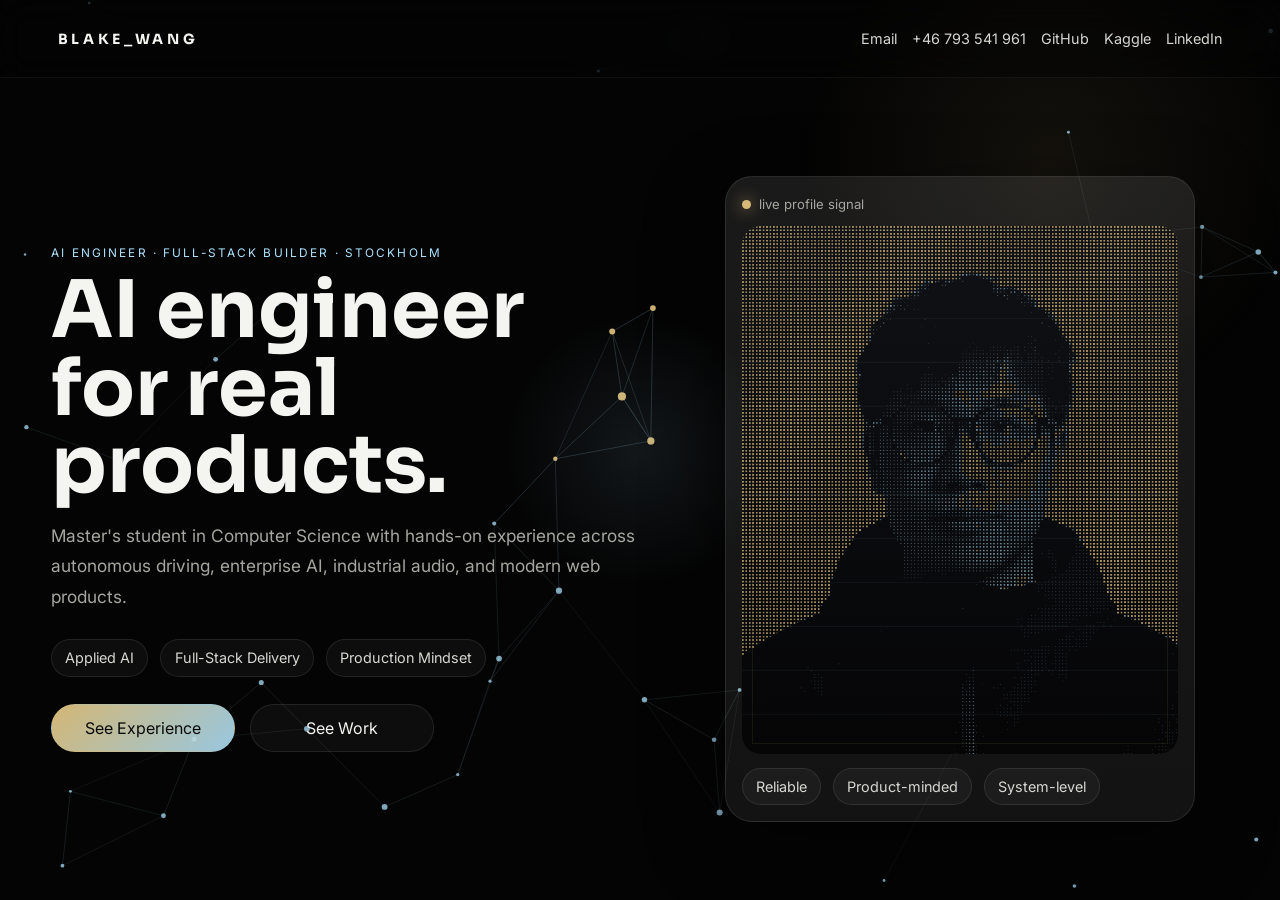
<file: index.html>
<!doctype html>
<html lang="en">
  <head>
    <meta charset="UTF-8" />
    <meta name="viewport" content="width=device-width, initial-scale=1.0" />
    <title>Blake Wang | AI Engineer</title>
    <meta
      name="description"
      content="Blake Wang is an AI engineer building reliable AI systems, full-stack products, and production-ready software."
    />
    <link rel="preconnect" href="https://fonts.googleapis.com" />
    <link rel="preconnect" href="https://fonts.gstatic.com" crossorigin />
    <link
      href="https://fonts.googleapis.com/css2?family=Caveat:wght@500;700&family=Inter:wght@400;500;600;700;800&family=Sora:wght@600;700;800&display=swap"
      rel="stylesheet"
    />
    <link rel="stylesheet" href="./styles.css?v=6" />
  </head>
  <body>
    <canvas id="networkCanvas" aria-hidden="true"></canvas>

    <div class="page-shell">
      <header class="topbar">
        <a class="brand" href="#intro">BLAKE_WANG</a>
        <div class="topbar-links" aria-label="Contact links">
          <a href="mailto:blake_wangziyi@outlook.com">Email</a>
          <a href="tel:+46793541961">+46 793 541 961</a>
          <a href="https://github.com/wzywzywzy" target="_blank" rel="noreferrer">GitHub</a>
          <a href="https://www.kaggle.com/ziyi777" target="_blank" rel="noreferrer">Kaggle</a>
          <a href="https://www.linkedin.com/in/blake-wang-8a31b0233/" target="_blank" rel="noreferrer">LinkedIn</a>
        </div>
      </header>

      <main class="screen-stack">
        <section class="screen active" id="intro" data-screen="0">
          <div class="section hero-layout">
            <div class="hero-copy">
              <p class="eyebrow">AI Engineer · Full-Stack Builder · Stockholm</p>
              <h1>AI engineer for real products.</h1>
              <p class="lede">
                Master&apos;s student in Computer Science with hands-on experience across autonomous driving,
                enterprise AI, industrial audio, and modern web products.
              </p>
              <div class="hero-pills">
                <span>Applied AI</span>
                <span>Full-Stack Delivery</span>
                <span>Production Mindset</span>
              </div>
              <div class="hero-actions">
                <button class="button button-primary" type="button" data-screen-jump="2">See Experience</button>
                <button class="button button-secondary" type="button" data-screen-jump="3">See Work</button>
              </div>
            </div>

            <div class="portrait-shell">
              <div class="portrait-frame">
                <div class="portrait-topline">
                  <span class="status-dot"></span>
                  <span>live profile signal</span>
                </div>
                <canvas id="avatarCanvas" width="760" height="920" aria-label="Stylized portrait"></canvas>
                <div class="portrait-tags">
                  <span>Reliable</span>
                  <span>Product-minded</span>
                  <span>System-level</span>
                </div>
                <img id="sourcePortrait" src="./assets/profile.png" alt="Portrait of Blake Wang" hidden />
              </div>
            </div>
          </div>
        </section>

        <section class="screen" id="profile" data-screen="1">
          <div class="section profile-layout">
            <div class="section-heading">
              <p class="section-tag">Profile</p>
              <h2>What I bring.</h2>
            </div>

            <div class="profile-map" aria-label="Countries where Blake Wang has studied, worked, or lived">
              <iframe
                class="profile-map-frame"
                src="./WorldMap.html"
                title="World map"
                loading="lazy"
                referrerpolicy="no-referrer"
              ></iframe>
            </div>
            <p class="map-note">These are the countries where I have lived and worked. I love exploring this planet, and maybe Mars is next.</p>

            <div class="profile-grid">
              <article class="panel statement-panel">
                <p>
                  Double-degree MSc in Computer Science at KTH Royal Institute of Technology and the
                  University of Twente, built on a Software Engineering BSc from Harbin Institute of Technology.
                </p>
                <p>
                  Most valuable in roles that need both technical depth and delivery: applied AI,
                  full-stack product building, data systems, and engineering execution across research
                  and production environments.
                </p>
              </article>

              <article class="panel facts-panel">
                <div class="fact-row"><span>Target roles</span><strong>AI Engineer · Applied ML · Full-Stack AI</strong></div>
                <div class="fact-row"><span>Core stack</span><strong>Python · TypeScript · SQL · React · Azure</strong></div>
                <div class="fact-row"><span>Strength</span><strong>Turning complex systems into usable products</strong></div>
                <div class="fact-row"><span>Languages</span><strong>Chinese · English</strong></div>
              </article>
            </div>
          </div>
        </section>

        <section class="screen" id="experience" data-screen="2">
          <div class="section experience-layout">
            <div class="section-heading">
              <p class="section-tag">Experience</p>
              <h2>Places where the work had consequences.</h2>
            </div>

            <div class="experience-grid">
              <article class="experience-card">
                <div class="company-head">
                  <div class="company-logo">
                    <img class="company-logo-img" src="./assets/logos/scania.svg" alt="Scania logo" loading="lazy" />
                  </div>
                <div>
                  <h3>Scania</h3>
                  <p>Master Thesis Worker</p>
                </div>
                <span class="role-year">2025</span>
              </div>
                <p class="role-blurb">Built HD map SLAM architecture that improved map updates and localization accuracy for autonomous driving.</p>
              </article>

              <article class="experience-card">
                <div class="company-head">
                  <div class="company-logo">
                    <img class="company-logo-img" src="./assets/logos/xpeng.ico" alt="Xpeng logo" loading="lazy" />
                  </div>
                <div>
                  <h3>Xpeng</h3>
                  <p>Technical Support Engineer</p>
                </div>
                <span class="role-year">2024</span>
              </div>
                <p class="role-blurb">Delivered vehicle data acquisition and validation tooling for L2+ autonomous driving road tests.</p>
              </article>

              <article class="experience-card">
                <div class="company-head">
                  <div class="company-logo">
                    <img class="company-logo-img" src="./assets/logos/ericsson.svg" alt="Ericsson logo" loading="lazy" />
                  </div>
                <div>
                  <h3>Ericsson</h3>
                  <p>Audio Engineering R&amp;D Intern</p>
                </div>
                <span class="role-year">2024</span>
              </div>
                <p class="role-blurb">Developed a lower-latency spatial audio renderer with real-time control and cross-platform delivery.</p>
              </article>

              <article class="experience-card">
                <div class="company-head">
                  <div class="company-logo">
                    <img class="company-logo-img" src="./assets/logos/huawei.svg" alt="Huawei logo" loading="lazy" />
                  </div>
                <div>
                  <h3>Huawei</h3>
                  <p>AI Algorithm R&amp;D Intern</p>
                </div>
                <span class="role-year">2022</span>
              </div>
                <p class="role-blurb">Worked on DNN training acceleration and sparsification for next-generation AI hardware.</p>
              </article>
            </div>
          </div>
        </section>

        <section class="screen" id="work" data-screen="3">
          <div class="section work-layout">
            <div class="section-heading">
              <p class="section-tag">Selected Work</p>
              <h2>Shipped products and applied systems.</h2>
            </div>

            <div class="project-grid">
              <article class="project-card project-primary">
                <div class="project-header">
                  <span class="project-label">Healthcare AI</span>
                  <span class="project-year">2026</span>
                </div>
                <h3>Erholcare</h3>
                <p>Built a scheduling agent and enterprise workflow system for a multi-tenant healthcare AI platform.</p>
                <div class="chip-row">
                  <span>React</span>
                  <span>Quart</span>
                  <span>Azure</span>
                  <span>LLM Agents</span>
                </div>
                <a class="project-link" href="https://erholcare.se/" target="_blank" rel="noreferrer">Visit Product</a>
              </article>

              <article class="project-card">
                <div class="project-header">
                  <span class="project-label">Marketplace</span>
                  <span class="project-year">2025</span>
                </div>
                <h3>PassPal</h3>
                <p>Built a real-time marketplace product with bilingual UX, notifications, and automated order handling.</p>
                <div class="chip-row">
                  <span>Next.js</span>
                  <span>TypeScript</span>
                  <span>Supabase</span>
                </div>
                <a class="project-link" href="https://passpal.net/" target="_blank" rel="noreferrer">Visit Product</a>
              </article>

              <article class="project-card">
                <div class="project-header">
                  <span class="project-label">Hackathon Project</span>
                  <span class="project-year">2024</span>
                </div>
                <h3>Mask2Former-AI-Image-Detection</h3>
                <p>Built an AI image detection system in a hackathon and won second place with the final project demo.</p>
                <div class="chip-row">
                  <span>Mask2Former</span>
                  <span>PyTorch</span>
                  <span>Computer Vision</span>
                </div>
                <a class="project-link" href="https://github.com/RijieHao/Mask2Former-AI-Image-Detection" target="_blank" rel="noreferrer">View on GitHub</a>
              </article>

              <article class="project-card">
                <div class="project-header">
                  <span class="project-label">Distributed Database</span>
                  <span class="project-year">2024</span>
                </div>
                <h3>OmniSpacetimeDB</h3>
                <p>A distributed database project I really enjoy, focused on Omni-Paxos style replication and system consistency.</p>
                <div class="chip-row">
                  <span>Omni-Paxos</span>
                  <span>Distributed Systems</span>
                  <span>Rust</span>
                </div>
                <a class="project-link" href="https://github.com/Lithiumcr/OmniSpacetimeDB" target="_blank" rel="noreferrer">View on GitHub</a>
              </article>
            </div>
          </div>
        </section>
      </main>
    </div>

    <script src="./main.js?v=6"></script>
  </body>
</html>
</file>
<file: styles.css>
@import url("https://fonts.googleapis.com/css2?family=Caveat:wght@500;700&family=Inter:wght@400;500;600;700;800&family=Sora:wght@600;700;800&display=swap");

:root {
  --bg: #040404;
  --bg-soft: rgba(255, 255, 255, 0.04);
  --panel: rgba(255, 255, 255, 0.05);
  --panel-strong: rgba(255, 255, 255, 0.08);
  --border: rgba(255, 255, 255, 0.09);
  --text: #f4f4f1;
  --muted: #a6a6a0;
  --accent: #aee3ff;
  --accent-warm: #d8ba77;
  --shadow: 0 24px 80px rgba(0, 0, 0, 0.45);
  --mouse-x: 50vw;
  --mouse-y: 50vh;
}

* {
  box-sizing: border-box;
}

html,
body {
  height: 100%;
}

body {
  margin: 0;
  min-height: 100vh;
  font-family: "Inter", "Segoe UI", sans-serif;
  color: var(--text);
  background: #040404;
  overflow: hidden;
}

body:not(.is-ready) #networkCanvas {
  opacity: 0;
}

body:not(.is-ready) .page-shell {
  opacity: 0;
  transform: translate3d(0, 8px, 0);
}

body::before {
  content: "";
  position: fixed;
  inset: 0;
  background:
    radial-gradient(circle at var(--mouse-x) var(--mouse-y), rgba(174, 227, 255, 0.09), transparent 18%),
    radial-gradient(circle at 82% 18%, rgba(216, 186, 119, 0.08), transparent 20%);
  pointer-events: none;
  z-index: 1;
}

a {
  color: inherit;
  text-decoration: none;
}

button {
  font: inherit;
}

#networkCanvas {
  position: fixed;
  inset: 0;
  width: 100%;
  height: 100%;
  z-index: 0;
  pointer-events: none;
  transition: opacity 420ms ease;
}

.page-shell {
  position: relative;
  z-index: 2;
  height: 100%;
  transition: opacity 420ms ease, transform 420ms ease;
}

.topbar {
  position: fixed;
  top: 0;
  left: 0;
  right: 0;
  height: 78px;
  padding: 0 4.5vw;
  display: grid;
  grid-template-columns: auto 1fr;
  align-items: center;
  gap: 1.2rem;
  backdrop-filter: blur(16px);
  background: rgba(4, 4, 4, 0.38);
  border-bottom: 1px solid rgba(255, 255, 255, 0.05);
  z-index: 20;
}

.brand {
  font-family: "Sora", "Inter", sans-serif;
  font-size: 0.88rem;
  font-weight: 700;
  letter-spacing: 0.26em;
}

.topbar-links {
  display: flex;
  gap: 0.95rem;
  flex-wrap: wrap;
  justify-content: flex-end;
  justify-self: end;
  position: relative;
  z-index: 21;
}

.topbar-links a {
  display: inline-flex;
  align-items: center;
  color: #d6d6d1;
  font-size: 0.9rem;
  border-bottom: 1px solid transparent;
  transition: color 160ms ease, border-color 160ms ease;
  position: relative;
  z-index: 21;
  pointer-events: auto;
}

.topbar-links a:hover {
  color: var(--accent);
  border-color: rgba(174, 227, 255, 0.5);
}

.company-logo {
  width: 2.4rem;
  height: 2.4rem;
  border-radius: 0.72rem;
  display: grid;
  align-items: center;
  justify-content: center;
  background: rgba(255, 255, 255, 0.95);
  box-shadow:
    inset 0 0 0 1px rgba(12, 16, 21, 0.12),
    0 12px 24px rgba(0, 0, 0, 0.25);
  overflow: hidden;
}

.company-logo-img {
  width: 74%;
  height: 74%;
  object-fit: contain;
  display: block;
}

.screen-stack {
  position: relative;
  height: 100%;
  overflow: hidden;
}

.screen {
  position: absolute;
  inset: 0;
  height: 100%;
  display: flex;
  align-items: center;
  justify-content: center;
  transition:
    transform 860ms cubic-bezier(0.22, 1, 0.36, 1),
    opacity 620ms ease,
    filter 620ms ease;
  will-change: transform, opacity;
  backface-visibility: hidden;
}

.section {
  width: min(1180px, 92vw);
  padding-top: 98px;
}

.hero-layout,
.profile-layout,
.experience-layout,
.work-layout {
  min-height: 100vh;
  display: grid;
  align-items: center;
}

.hero-layout {
  grid-template-columns: minmax(0, 1.05fr) minmax(320px, 0.95fr);
  gap: 2.8rem;
}

.eyebrow,
.section-tag,
.project-label {
  color: var(--accent);
  font-size: 0.74rem;
  letter-spacing: 0.18em;
  text-transform: uppercase;
}

h1,
h2,
h3,
p {
  margin-top: 0;
}

h1,
h2,
h3,
.brand {
  font-family: "Sora", "Inter", sans-serif;
}

h1 {
  margin: 0.7rem 0 1rem;
  font-size: clamp(3.3rem, 6.2vw, 5.4rem);
  line-height: 0.98;
  max-width: 13ch;
}

.lede {
  max-width: 38rem;
  color: var(--muted);
  font-size: 1.08rem;
  line-height: 1.75;
}

.hero-pills,
.chip-row,
.portrait-tags,
.signals-strip {
  display: flex;
  flex-wrap: wrap;
  gap: 0.75rem;
}

.hero-pills {
  margin: 1.7rem 0;
}

.hero-pills span,
.chip-row span,
.portrait-tags span,
.signal-pill {
  border: 1px solid var(--border);
  background: rgba(255, 255, 255, 0.04);
}

.hero-pills span,
.chip-row span,
.portrait-tags span {
  padding: 0.58rem 0.82rem;
  border-radius: 999px;
  color: #d7d7d2;
  font-size: 0.9rem;
}

.hero-actions {
  display: flex;
  gap: 0.9rem;
  flex-wrap: wrap;
}

.button {
  min-width: 11.5rem;
  height: 3rem;
  padding: 0 1.2rem;
  border-radius: 999px;
  border: 1px solid transparent;
  cursor: pointer;
  transition: transform 180ms ease, background 180ms ease;
}

.button:hover {
  transform: translateY(-2px);
}

.button-primary {
  color: #090909;
  background: linear-gradient(135deg, rgba(216, 186, 119, 0.98), rgba(174, 227, 255, 0.88));
}

.button-secondary {
  color: var(--text);
  background: rgba(255, 255, 255, 0.04);
  border-color: var(--border);
}

.portrait-shell {
  display: flex;
  justify-content: center;
}

.portrait-frame,
.panel,
.experience-card,
.project-card {
  border-radius: 1.7rem;
  border: 1px solid var(--border);
  background: rgba(255, 255, 255, 0.045);
  box-shadow: var(--shadow);
}

.portrait-frame {
  width: min(470px, 100%);
  padding: 1rem;
  background:
    linear-gradient(180deg, rgba(255, 255, 255, 0.06), rgba(255, 255, 255, 0.03)),
    rgba(255, 255, 255, 0.03);
}

.portrait-topline {
  display: inline-flex;
  align-items: center;
  gap: 0.55rem;
  margin-bottom: 0.85rem;
  color: var(--muted);
  font-size: 0.82rem;
}

.status-dot {
  width: 0.55rem;
  height: 0.55rem;
  border-radius: 999px;
  background: var(--accent-warm);
  box-shadow: 0 0 16px rgba(216, 186, 119, 0.85);
}

#avatarCanvas {
  width: 100%;
  display: block;
  border-radius: 1.2rem;
  background: linear-gradient(180deg, rgba(15, 17, 22, 0.95), rgba(5, 5, 6, 0.98));
}

.portrait-tags {
  margin-top: 0.9rem;
}

.section-heading {
  margin-bottom: 2rem;
}

.section-heading h2 {
  margin-top: 0.6rem;
  font-size: clamp(2rem, 3.6vw, 3rem);
  line-height: 1.06;
  max-width: 18ch;
  text-wrap: balance;
}

.profile-grid {
  display: grid;
  grid-template-columns: 1.05fr 0.95fr;
  gap: 1.2rem;
}

.profile-map {
  width: 100%;
  margin: -0.1rem 0 1.8rem;
  border-radius: 2rem;
  border: 1px solid rgba(174, 227, 255, 0.2);
  background:
    radial-gradient(circle at 32% 42%, rgba(174, 227, 255, 0.08), transparent 44%),
    radial-gradient(circle at 70% 24%, rgba(174, 227, 255, 0.05), transparent 36%),
    linear-gradient(180deg, rgba(8, 10, 14, 0.95), rgba(6, 8, 11, 0.96));
  padding: 1rem 1.2rem;
  box-shadow:
    inset 0 0 0 1px rgba(255, 255, 255, 0.02),
    0 30px 80px rgba(0, 0, 0, 0.4),
    0 0 48px rgba(174, 227, 255, 0.08);
  overflow: hidden;
}

.profile-map-frame {
  width: 100%;
  height: 300px;
  display: block;
  border: 0;
  border-radius: 1.5rem;
  background: rgba(5, 8, 12, 0.7);
}

.map-note {
  margin: -0.85rem 0 1.4rem;
  color: rgba(198, 234, 255, 0.92);
  font-family: "Caveat", "Inter", cursive;
  font-size: clamp(1.4rem, 2.1vw, 1.9rem);
  font-weight: 500;
  letter-spacing: 0.02em;
  text-shadow: 0 0 20px rgba(174, 227, 255, 0.14);
  line-height: 1.2;
}

.panel {
  padding: 1.6rem;
}

.panel p,
.role-blurb,
.project-card p,
.signal-pill span {
  color: var(--muted);
  line-height: 1.7;
}

.facts-panel,
.statement-panel {
  min-height: 100%;
}

.fact-row {
  display: flex;
  justify-content: space-between;
  gap: 1rem;
  padding: 0.95rem 0;
  border-bottom: 1px solid rgba(255, 255, 255, 0.08);
}

.fact-row:last-child {
  border-bottom: 0;
}

.fact-row span {
  color: var(--muted);
}

.fact-row strong {
  max-width: 22rem;
  text-align: right;
}

.experience-grid,
.project-grid {
  display: grid;
  gap: 1.1rem;
}

.experience-grid {
  grid-template-columns: repeat(2, minmax(0, 1fr));
}

.experience-card,
.project-card {
  padding: 1.35rem;
}

.experience-card {
  position: relative;
  overflow: hidden;
  background:
    linear-gradient(150deg, rgba(20, 24, 30, 0.85), rgba(10, 12, 16, 0.82)),
    rgba(255, 255, 255, 0.02);
  border: 1px solid rgba(174, 227, 255, 0.14);
  backdrop-filter: blur(8px);
}

.experience-card::before {
  content: "";
  position: absolute;
  inset: 0;
  background: radial-gradient(circle at 12% 0%, rgba(174, 227, 255, 0.12), transparent 42%);
  pointer-events: none;
}

.company-head,
.project-header {
  display: flex;
  align-items: center;
  gap: 0.9rem;
  justify-content: space-between;
  margin-bottom: 0.9rem;
}

.company-head > div:nth-child(2) {
  flex: 1;
}

.company-head h3,
.project-card h3 {
  margin-bottom: 0.2rem;
  font-size: 1.18rem;
}

.company-head p {
  margin: 0;
  color: var(--muted);
  font-size: 0.9rem;
}

.role-year,
.project-year {
  color: var(--accent);
  white-space: nowrap;
  font-size: 0.85rem;
}

.project-grid {
  grid-template-columns: repeat(4, minmax(0, 1fr));
  align-items: stretch;
}

.project-primary {
  background:
    radial-gradient(circle at 16% 0%, rgba(174, 227, 255, 0.15), transparent 42%),
    linear-gradient(180deg, rgba(255, 255, 255, 0.06), rgba(255, 255, 255, 0.03));
}

.project-card {
  padding: 1.25rem 1.15rem 1.15rem;
  display: grid;
  grid-template-rows: auto auto 1fr auto;
  gap: 0.86rem;
  background:
    linear-gradient(160deg, rgba(16, 19, 24, 0.86), rgba(10, 13, 18, 0.82)),
    rgba(255, 255, 255, 0.02);
  border: 1px solid rgba(174, 227, 255, 0.16);
  box-shadow:
    inset 0 0 0 1px rgba(255, 255, 255, 0.02),
    0 20px 50px rgba(0, 0, 0, 0.35);
  transition: transform 180ms ease, border-color 180ms ease, box-shadow 180ms ease;
}

.project-card:hover {
  transform: translateY(-4px);
  border-color: rgba(174, 227, 255, 0.3);
  box-shadow:
    inset 0 0 0 1px rgba(255, 255, 255, 0.03),
    0 24px 58px rgba(0, 0, 0, 0.45),
    0 0 26px rgba(174, 227, 255, 0.08);
}

.project-card p {
  margin-bottom: 0;
}

.project-link {
  justify-self: start;
  display: inline-flex;
  align-items: center;
  padding: 0.5rem 0.82rem;
  border-radius: 999px;
  border: 1px solid rgba(174, 227, 255, 0.42);
  background: rgba(9, 16, 22, 0.88);
  color: #d6f0ff;
  font-size: 0.82rem;
  font-weight: 600;
  letter-spacing: 0.04em;
  text-transform: uppercase;
  transition: background 160ms ease, color 160ms ease, transform 160ms ease;
}

.project-link:hover {
  color: #051117;
  background: rgba(174, 227, 255, 0.92);
  transform: translateY(-1px);
}

.project-card a {
  margin-top: auto;
  color: inherit;
}

.signals-strip {
  margin-top: 1.2rem;
}

.signal-pill {
  padding: 0.95rem 1rem;
  border-radius: 1rem;
  display: grid;
  gap: 0.3rem;
  min-width: 11rem;
}

.signal-pill strong {
  font-family: "Sora", "Inter", sans-serif;
}

@media (max-width: 1080px) {
  .hero-layout,
  .profile-grid,
  .experience-grid,
  .project-grid {
    grid-template-columns: 1fr;
  }

  .section {
    width: min(92vw, 100%);
  }

  .section-heading h2 {
    max-width: 100%;
  }
}

@media (max-width: 1520px) {
  .project-grid {
    grid-template-columns: repeat(2, minmax(0, 1fr));
  }
}

@media (max-width: 960px) {
  body {
    overflow-y: auto;
  }

  .topbar {
    position: sticky;
    grid-template-columns: 1fr;
    height: auto;
    padding: 1rem 4vw;
    justify-items: start;
  }

  .topbar-links {
    justify-content: start;
    gap: 0.65rem;
    row-gap: 0.5rem;
  }

  .screen-stack {
    height: auto;
  }

  .screen {
    position: relative;
    min-height: auto;
    height: auto;
    inset: auto;
    opacity: 1 !important;
    transform: none !important;
    filter: none !important;
  }

  .hero-layout,
  .profile-layout,
  .experience-layout,
  .work-layout {
    min-height: auto;
  }

  .section {
    width: min(95vw, 100%);
    padding-top: 1.4rem;
    padding-bottom: 2.2rem;
  }

  .section-heading {
    margin-bottom: 1.25rem;
  }

  .section-heading h2 {
    font-size: clamp(1.75rem, 8vw, 2.45rem);
  }

  .profile-map-frame {
    height: 220px;
  }

  .map-note {
    margin-top: -0.55rem;
    margin-bottom: 1.15rem;
    font-size: clamp(1.2rem, 6vw, 1.5rem);
  }

  .experience-card,
  .project-card,
  .panel {
    padding: 1.06rem;
    border-radius: 1.25rem;
  }

  .company-head {
    align-items: flex-start;
    gap: 0.68rem;
    margin-bottom: 0.76rem;
  }

  .company-head h3,
  .project-card h3 {
    font-size: 1rem;
    line-height: 1.2;
  }

  .company-head p,
  .project-card p,
  .role-blurb,
  .panel p {
    font-size: 0.94rem;
    line-height: 1.55;
  }

  .role-year,
  .project-year {
    font-size: 0.76rem;
    letter-spacing: 0.06em;
  }

  .project-link {
    width: 100%;
    justify-content: center;
    font-size: 0.76rem;
    padding: 0.52rem 0.72rem;
  }

  .fact-row {
    flex-direction: column;
  }

  .fact-row strong {
    text-align: left;
  }
}
</file>
